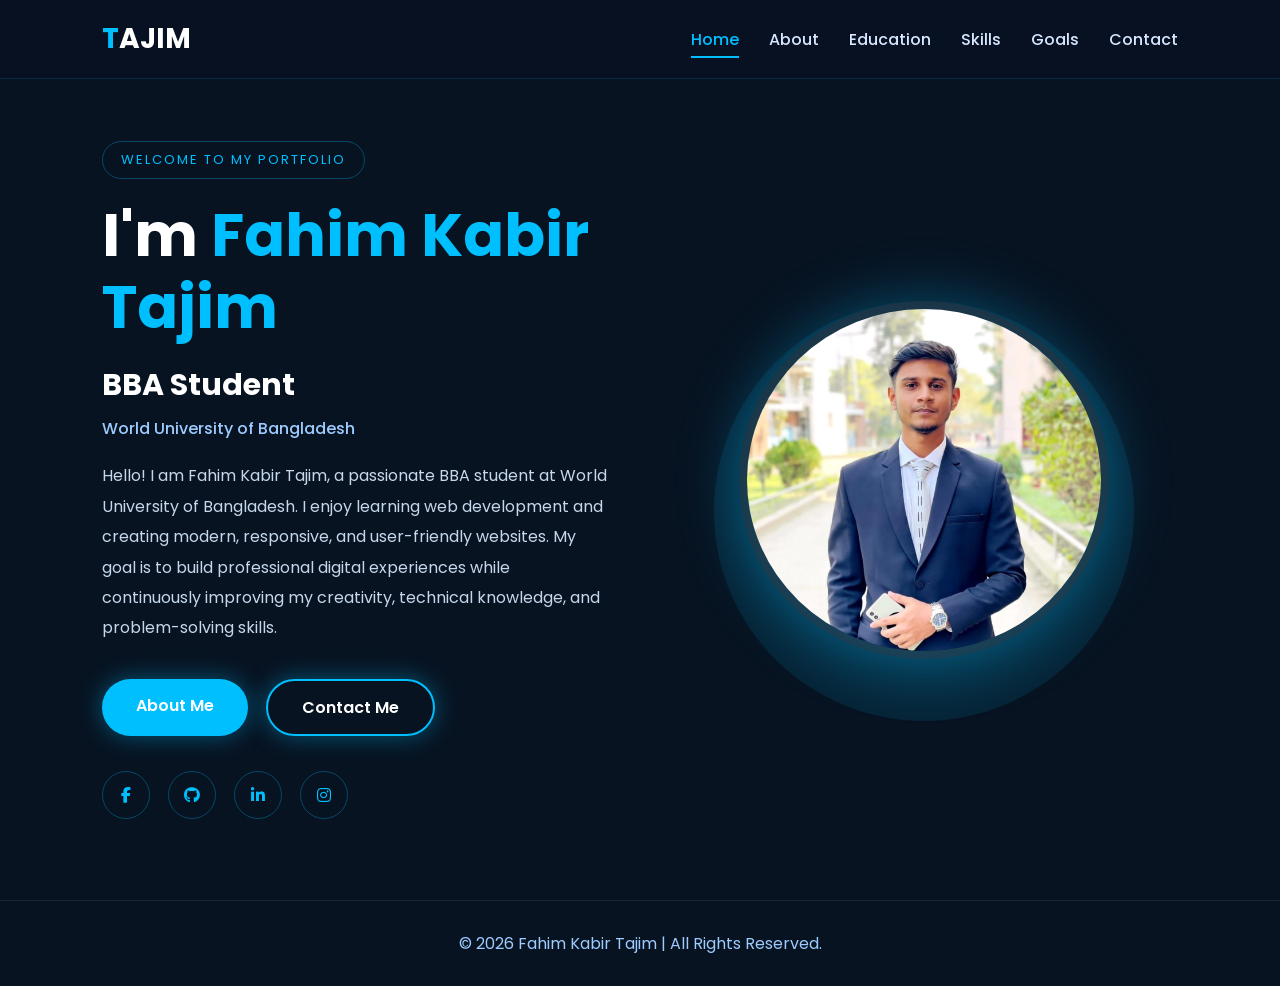
<file: index.html>
<!DOCTYPE html>
<html lang="en">

<head>

    <meta charset="UTF-8">
    <meta name="viewport" content="width=device-width, initial-scale=1.0">

    <title>Fahim Kabir Tajim | Portfolio</title>

    <link rel="stylesheet" href="style.css">

    <!-- Google Font -->
    <link href="https://fonts.googleapis.com/css2?family=Poppins:wght@300;400;500;600;700;800&display=swap" rel="stylesheet">

    <!-- Font Awesome -->
    <link rel="stylesheet"
        href="https://cdnjs.cloudflare.com/ajax/libs/font-awesome/6.7.2/css/all.min.css">

</head>

<body>

    <!--========== HEADER ==========-->

    <header>

        <a href="index.html" class="logo">
            <span>T</span>AJIM
        </a>

        <nav>

            <a href="index.html" class="active">Home</a>
            <a href="about.html">About</a>
            <a href="education.html">Education</a>
            <a href="skills.html">Skills</a>
            <a href="goals.html">Goals</a>
            <a href="contact.html">Contact</a>

        </nav>

    </header>



    <!--========== HOME SECTION ==========-->

    <section class="home">

        <div class="home-text">

            <span class="tag">
                WELCOME TO MY PORTFOLIO
            </span>

            <h1>
                I'm
                <span>Fahim Kabir Tajim</span>
            </h1>

            <h3>BBA Student</h3>

            <h4>World University of Bangladesh</h4>

            <p>

                Hello! I am Fahim Kabir Tajim, a passionate BBA student at
                World University of Bangladesh.

                I enjoy learning web development and creating modern,
                responsive, and user-friendly websites.

                My goal is to build professional digital experiences while
                continuously improving my creativity, technical knowledge,
                and problem-solving skills.

            </p>



            <div class="buttons">

                <a href="about.html" class="btn">
                    About Me
                </a>

                <a href="contact.html" class="btn btn2">
                    Contact Me
                </a>

            </div>



            <div class="social">

                <a href="#"><i class="fab fa-facebook-f"></i></a>

                <a href="#"><i class="fab fa-github"></i></a>

                <a href="#"><i class="fab fa-linkedin-in"></i></a>

                <a href="#"><i class="fab fa-instagram"></i></a>

            </div>

        </div>



        <div class="home-image">

            <div class="circle"></div>

            <img src="images/profile.jpg" alt="Profile">

        </div>

    </section>



    <!--========== FOOTER ==========-->

    <footer>

        <p>

            © 2026 Fahim Kabir Tajim |
            All Rights Reserved.

        </p>

    </footer>

</body>

</html>
</file>
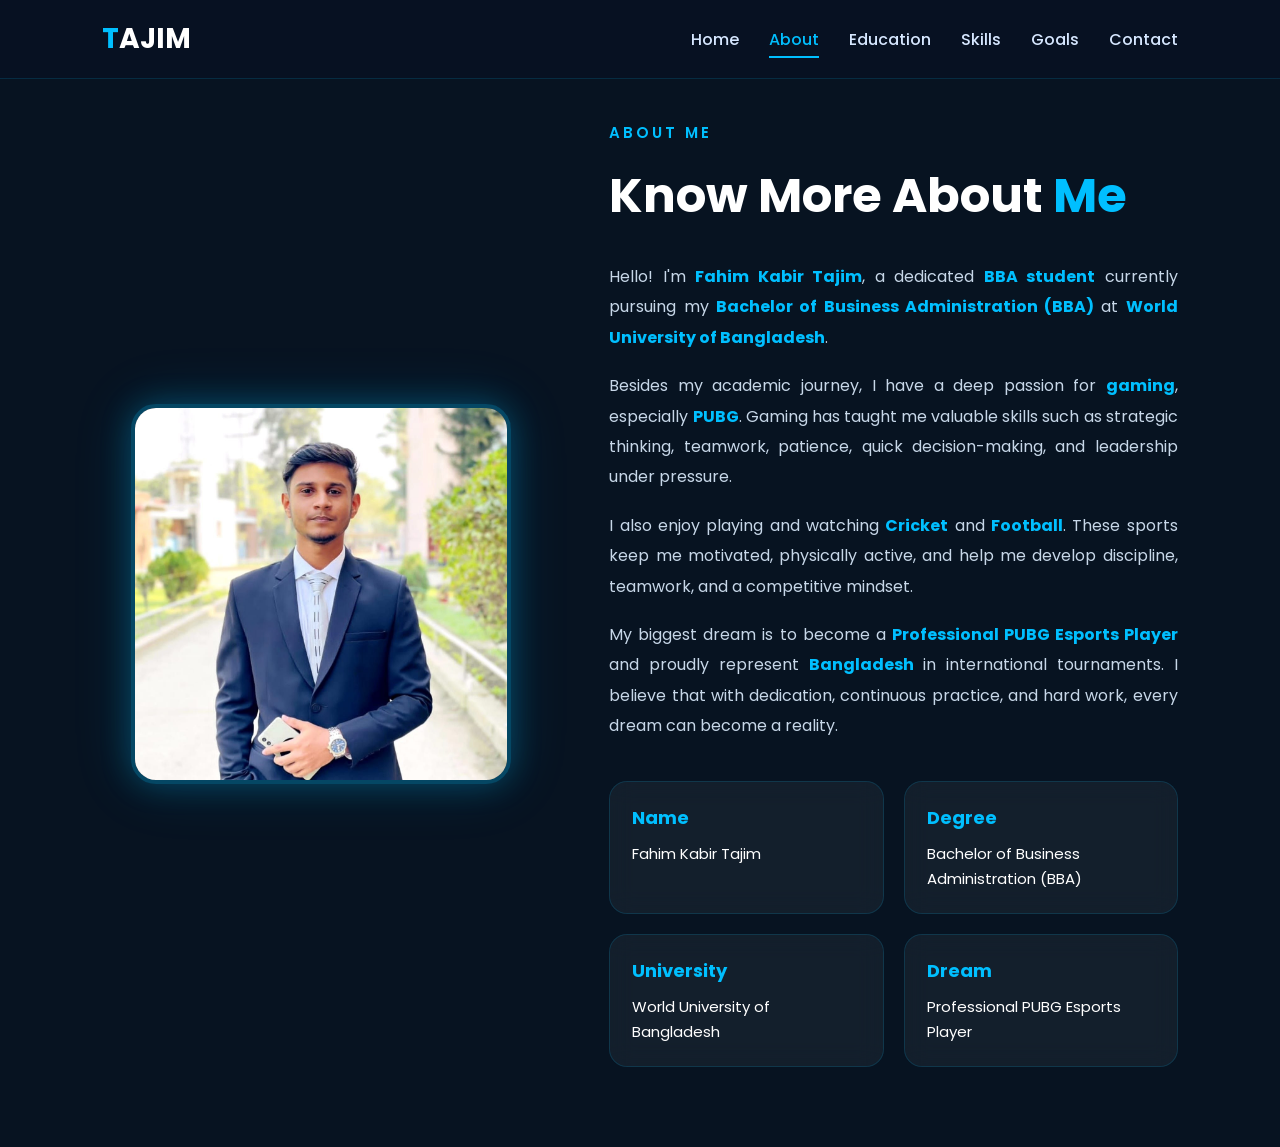
<file: about.html>
<!DOCTYPE html>
<html lang="en">

<head>

    <meta charset="UTF-8">
    <meta name="viewport" content="width=device-width, initial-scale=1.0">

    <title>About | Fahim Kabir Tajim</title>

    <link rel="stylesheet" href="style.css">

    <link href="https://fonts.googleapis.com/css2?family=Poppins:wght@300;400;500;600;700;800&display=swap" rel="stylesheet">

    <link rel="stylesheet"
        href="https://cdnjs.cloudflare.com/ajax/libs/font-awesome/6.7.2/css/all.min.css">

</head>

<body>

<header>

    <a href="index.html" class="logo">
        <span>T</span>AJIM
    </a>

    <nav>

        <a href="index.html">Home</a>
        <a href="about.html" class="active">About</a>
        <a href="education.html">Education</a>
        <a href="skills.html">Skills</a>
        <a href="goals.html">Goals</a>
        <a href="contact.html">Contact</a>

    </nav>

</header>


<section class="about">

    <div class="about-image">

        <img src="images/profile.jpg" alt="Fahim Kabir Tajim">

    </div>


    <div class="about-content">

        <span class="section-title">
            ABOUT ME
        </span>

        <h1>
            Know More About <span>Me</span>
        </h1>

        <p>

            Hello! I'm <strong>Fahim Kabir Tajim</strong>, a dedicated
            <strong>BBA student</strong> currently pursuing my
            <strong>Bachelor of Business Administration (BBA)</strong> at
            <strong>World University of Bangladesh</strong>.

        </p>

        <p>

            Besides my academic journey, I have a deep passion for
            <strong>gaming</strong>, especially <strong>PUBG</strong>.
            Gaming has taught me valuable skills such as strategic thinking,
            teamwork, patience, quick decision-making, and leadership under pressure.

        </p>

        <p>

            I also enjoy playing and watching
            <strong>Cricket</strong> and <strong>Football</strong>.
            These sports keep me motivated, physically active, and help me
            develop discipline, teamwork, and a competitive mindset.

        </p>

        <p>

            My biggest dream is to become a
            <strong>Professional PUBG Esports Player</strong> and proudly
            represent <strong>Bangladesh</strong> in international tournaments.
            I believe that with dedication, continuous practice, and hard work,
            every dream can become a reality.

        </p>


        <div class="about-info">

            <div>

                <h3>Name</h3>
                <span>Fahim Kabir Tajim</span>

            </div>

            <div>

                <h3>Degree</h3>
                <span>Bachelor of Business Administration (BBA)</span>

            </div>

            <div>

                <h3>University</h3>
                <span>World University of Bangladesh</span>

            </div>

            <div>

                <h3>Dream</h3>
                <span>Professional PUBG Esports Player</span>

            </div>

        </div>

    </div>

</section>

</body>

</html>
</file>
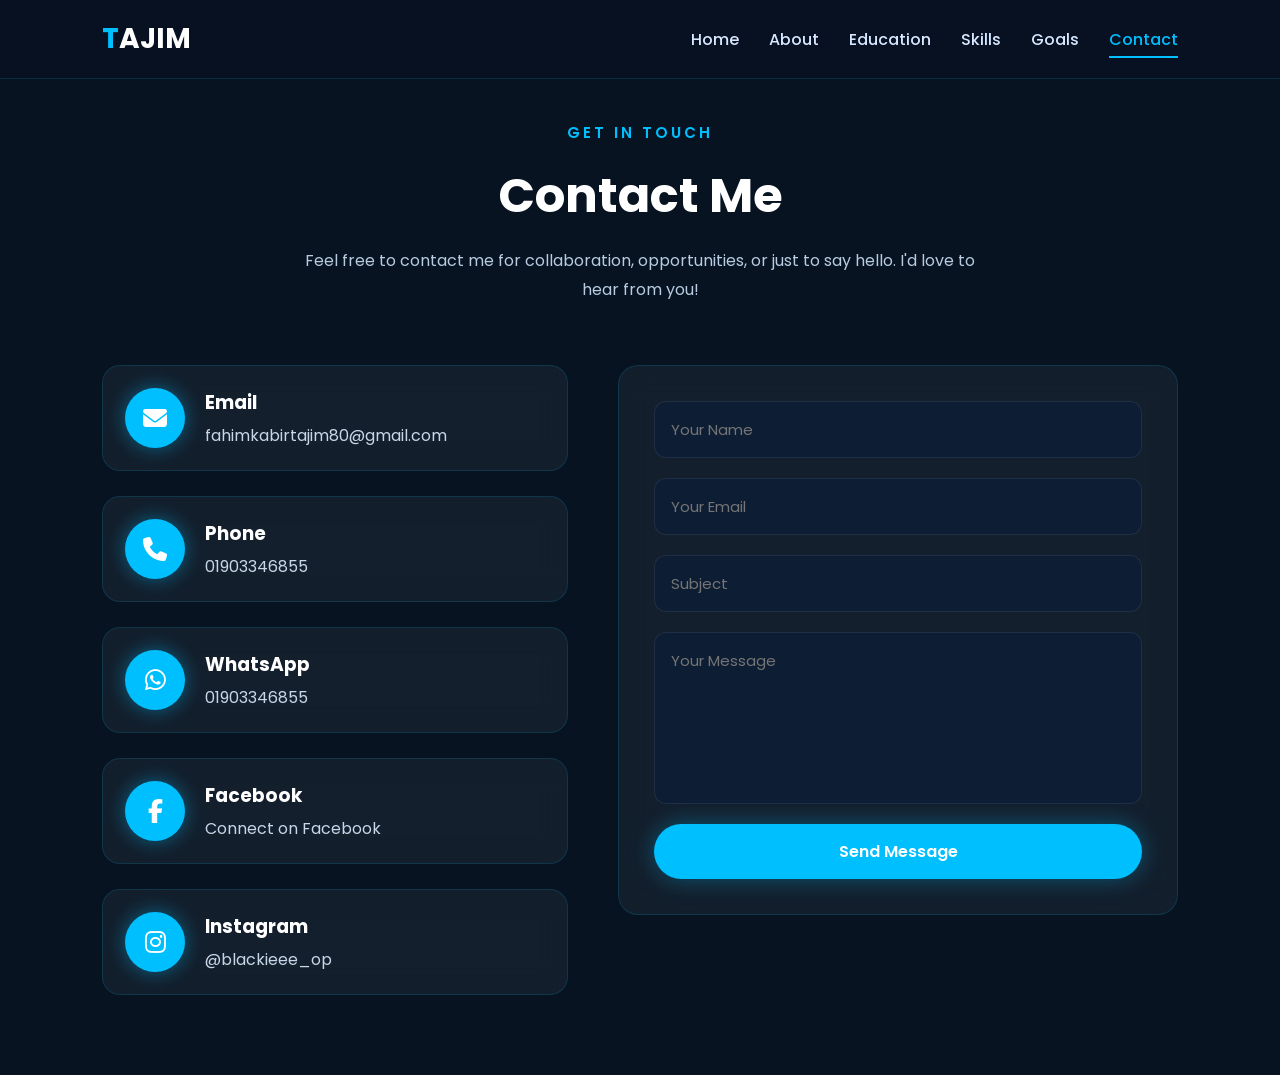
<file: contact.html>
<!DOCTYPE html>
<html lang="en">

<head>

    <meta charset="UTF-8">
    <meta name="viewport" content="width=device-width, initial-scale=1.0">

    <title>Contact | Fahim Kabir Tajim</title>

    <link rel="stylesheet" href="style.css">

    <link href="https://fonts.googleapis.com/css2?family=Poppins:wght@300;400;500;600;700&display=swap" rel="stylesheet">

    <link rel="stylesheet"
        href="https://cdnjs.cloudflare.com/ajax/libs/font-awesome/6.7.2/css/all.min.css">

</head>

<body>

    <!--========== HEADER ==========-->

    <header>

        <a href="index.html" class="logo">
            <span>T</span>AJIM
        </a>

        <nav>

            <a href="index.html">Home</a>
            <a href="about.html">About</a>
            <a href="education.html">Education</a>
            <a href="skills.html">Skills</a>
            <a href="goals.html">Goals</a>
            <a href="contact.html" class="active">Contact</a>

        </nav>

    </header>

    <!--========== CONTACT SECTION ==========-->

    <section class="contact">

        <div class="heading">

            <span>GET IN TOUCH</span>

            <h1>Contact Me</h1>

            <p>
                Feel free to contact me for collaboration, opportunities, or
                just to say hello. I'd love to hear from you!
            </p>

        </div>

        <div class="contact-container">

            <!-- Contact Information -->

            <div class="contact-info">

                <div class="info-box">

                    <i class="fas fa-envelope"></i>

                    <div>

                        <h3>Email</h3>

                        <p>
                            <a href="mailto:fahimkabirtajim80@gmail.com">
                                fahimkabirtajim80@gmail.com
                            </a>
                        </p>

                    </div>

                </div>


                <div class="info-box">

                    <i class="fas fa-phone"></i>

                    <div>

                        <h3>Phone</h3>

                        <p>
                            <a href="tel:+8801903346855">
                                01903346855
                            </a>
                        </p>

                    </div>

                </div>


                <div class="info-box">

                    <i class="fab fa-whatsapp"></i>

                    <div>

                        <h3>WhatsApp</h3>

                        <p>
                            <a href="https://wa.me/8801903346855" target="_blank">
                                01903346855
                            </a>
                        </p>

                    </div>

                </div>


                <div class="info-box">

                    <i class="fab fa-facebook-f"></i>

                    <div>

                        <h3>Facebook</h3>

                        <p>
                            <a href="https://www.facebook.com/share/19Hsbutrno/" target="_blank">
                                Connect on Facebook
                            </a>
                        </p>

                    </div>

                </div>


                <div class="info-box">

                    <i class="fab fa-instagram"></i>

                    <div>

                        <h3>Instagram</h3>

                        <p>
                            <a href="https://www.instagram.com/blackieee_op?igsh=MWdienBtMjc5Y3BicQ==" target="_blank">
                                @blackieee_op
                            </a>
                        </p>

                    </div>

                </div>

            </div>

            <!-- Contact Form -->

            <div class="contact-form">

                <form action="#">

                    <input type="text" placeholder="Your Name" required>

                    <input type="email" placeholder="Your Email" required>

                    <input type="text" placeholder="Subject" required>

                    <textarea rows="6" placeholder="Your Message" required></textarea>

                    <button type="submit">
                        Send Message
                    </button>

                </form>

            </div>

        </div>

    </section>

</body>

</html>
</file>
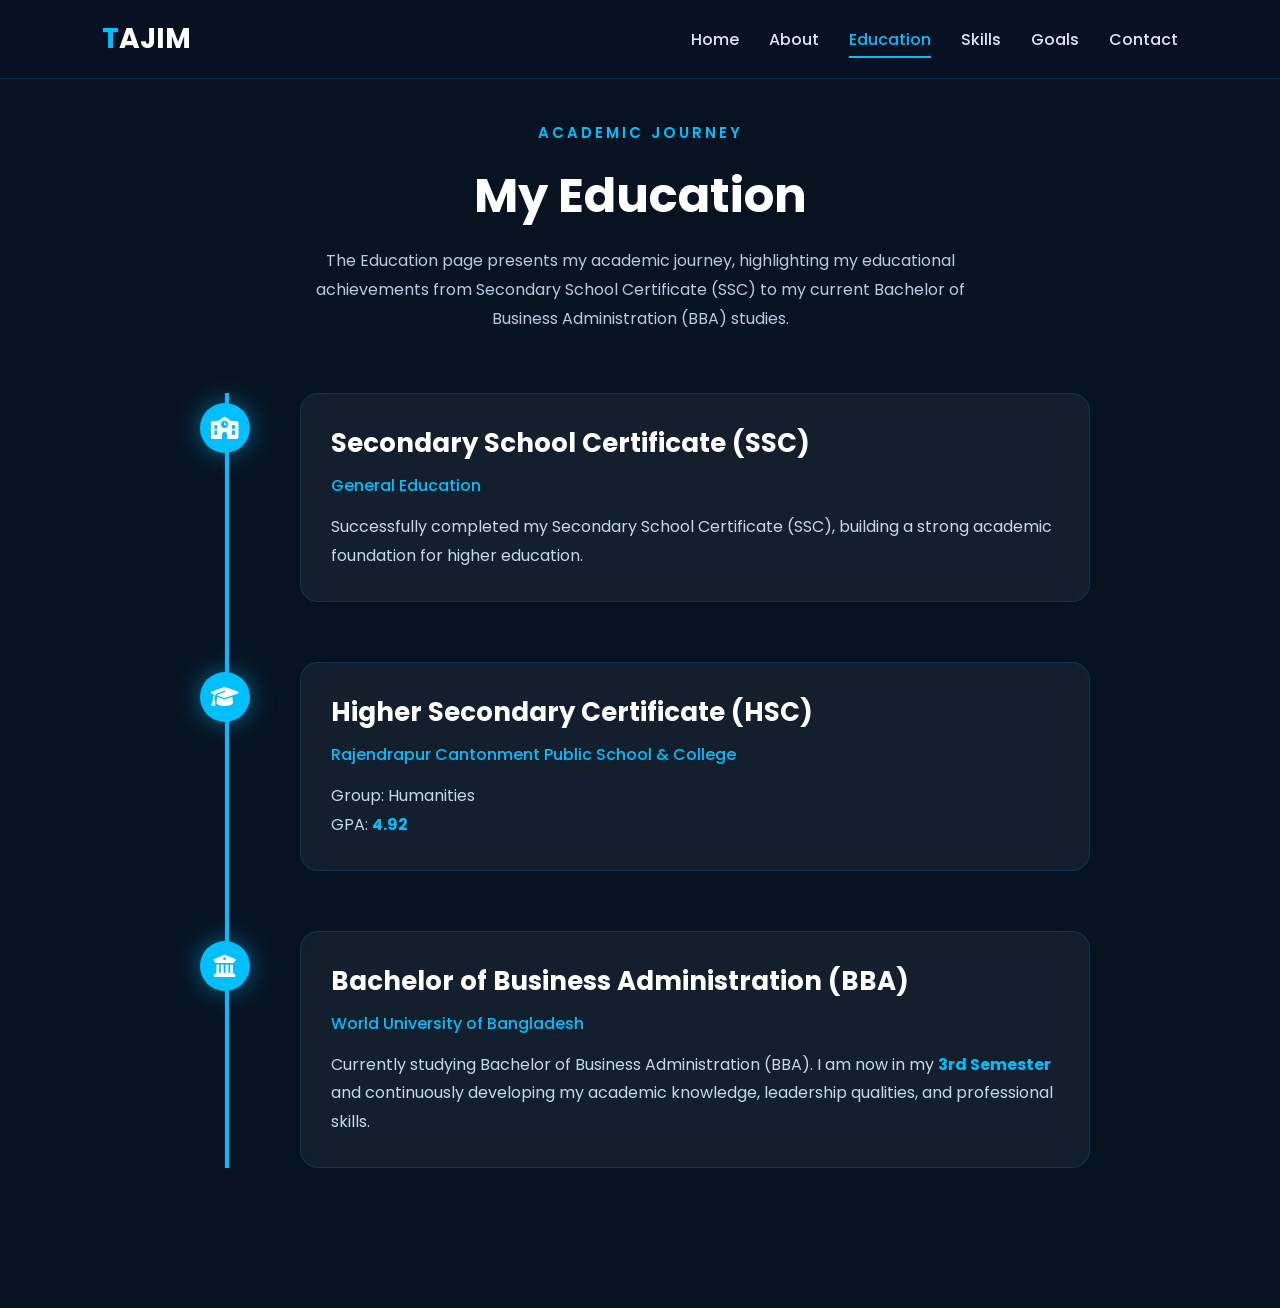
<file: education.html>
<!DOCTYPE html>
<html lang="en">

<head>

    <meta charset="UTF-8">
    <meta name="viewport" content="width=device-width, initial-scale=1.0">

    <title>Education | Fahim Kabir Tajim</title>

    <link rel="stylesheet" href="style.css">

    <link href="https://fonts.googleapis.com/css2?family=Poppins:wght@300;400;500;600;700;800&display=swap" rel="stylesheet">

    <link rel="stylesheet"
        href="https://cdnjs.cloudflare.com/ajax/libs/font-awesome/6.7.2/css/all.min.css">

</head>

<body>

    <!--================ HEADER ================-->

    <header>

        <a href="index.html" class="logo">
            <span>T</span>AJIM
        </a>

        <nav>

            <a href="index.html">Home</a>
            <a href="about.html">About</a>
            <a href="education.html" class="active">Education</a>
            <a href="skills.html">Skills</a>
            <a href="goals.html">Goals</a>
            <a href="contact.html">Contact</a>

        </nav>

    </header>

    <!--================ EDUCATION ================-->

    <section class="education">

        <div class="heading">

            <span>ACADEMIC JOURNEY</span>

            <h1>My Education</h1>

            <p>
                The Education page presents my academic journey, highlighting
                my educational achievements from Secondary School Certificate
                (SSC) to my current Bachelor of Business Administration (BBA)
                studies.
            </p>

        </div>

        <div class="timeline">

            <!-- SSC -->

            <div class="timeline-item">

                <div class="timeline-icon">

                    <i class="fas fa-school"></i>

                </div>

                <div class="timeline-content">

                    <h2>Secondary School Certificate (SSC)</h2>

                    <h4>General Education</h4>

                    <p>
                        Successfully completed my Secondary School Certificate
                        (SSC), building a strong academic foundation for higher
                        education.
                    </p>

                </div>

            </div>

            <!-- HSC -->

            <div class="timeline-item">

                <div class="timeline-icon">

                    <i class="fas fa-graduation-cap"></i>

                </div>

                <div class="timeline-content">

                    <h2>Higher Secondary Certificate (HSC)</h2>

                    <h4>
                        Rajendrapur Cantonment Public School & College
                    </h4>

                    <p>
                        Group: Humanities <br>
                        GPA: <strong>4.92</strong>
                    </p>

                </div>

            </div>

            <!-- BBA -->

            <div class="timeline-item">

                <div class="timeline-icon">

                    <i class="fas fa-university"></i>

                </div>

                <div class="timeline-content">

                    <h2>
                        Bachelor of Business Administration (BBA)
                    </h2>

                    <h4>
                        World University of Bangladesh
                    </h4>

                    <p>
                        Currently studying Bachelor of Business Administration
                        (BBA). I am now in my
                        <strong>3rd Semester</strong> and continuously
                        developing my academic knowledge, leadership qualities,
                        and professional skills.
                    </p>

                </div>

            </div>

        </div>

    </section>

</body>

</html>
</file>
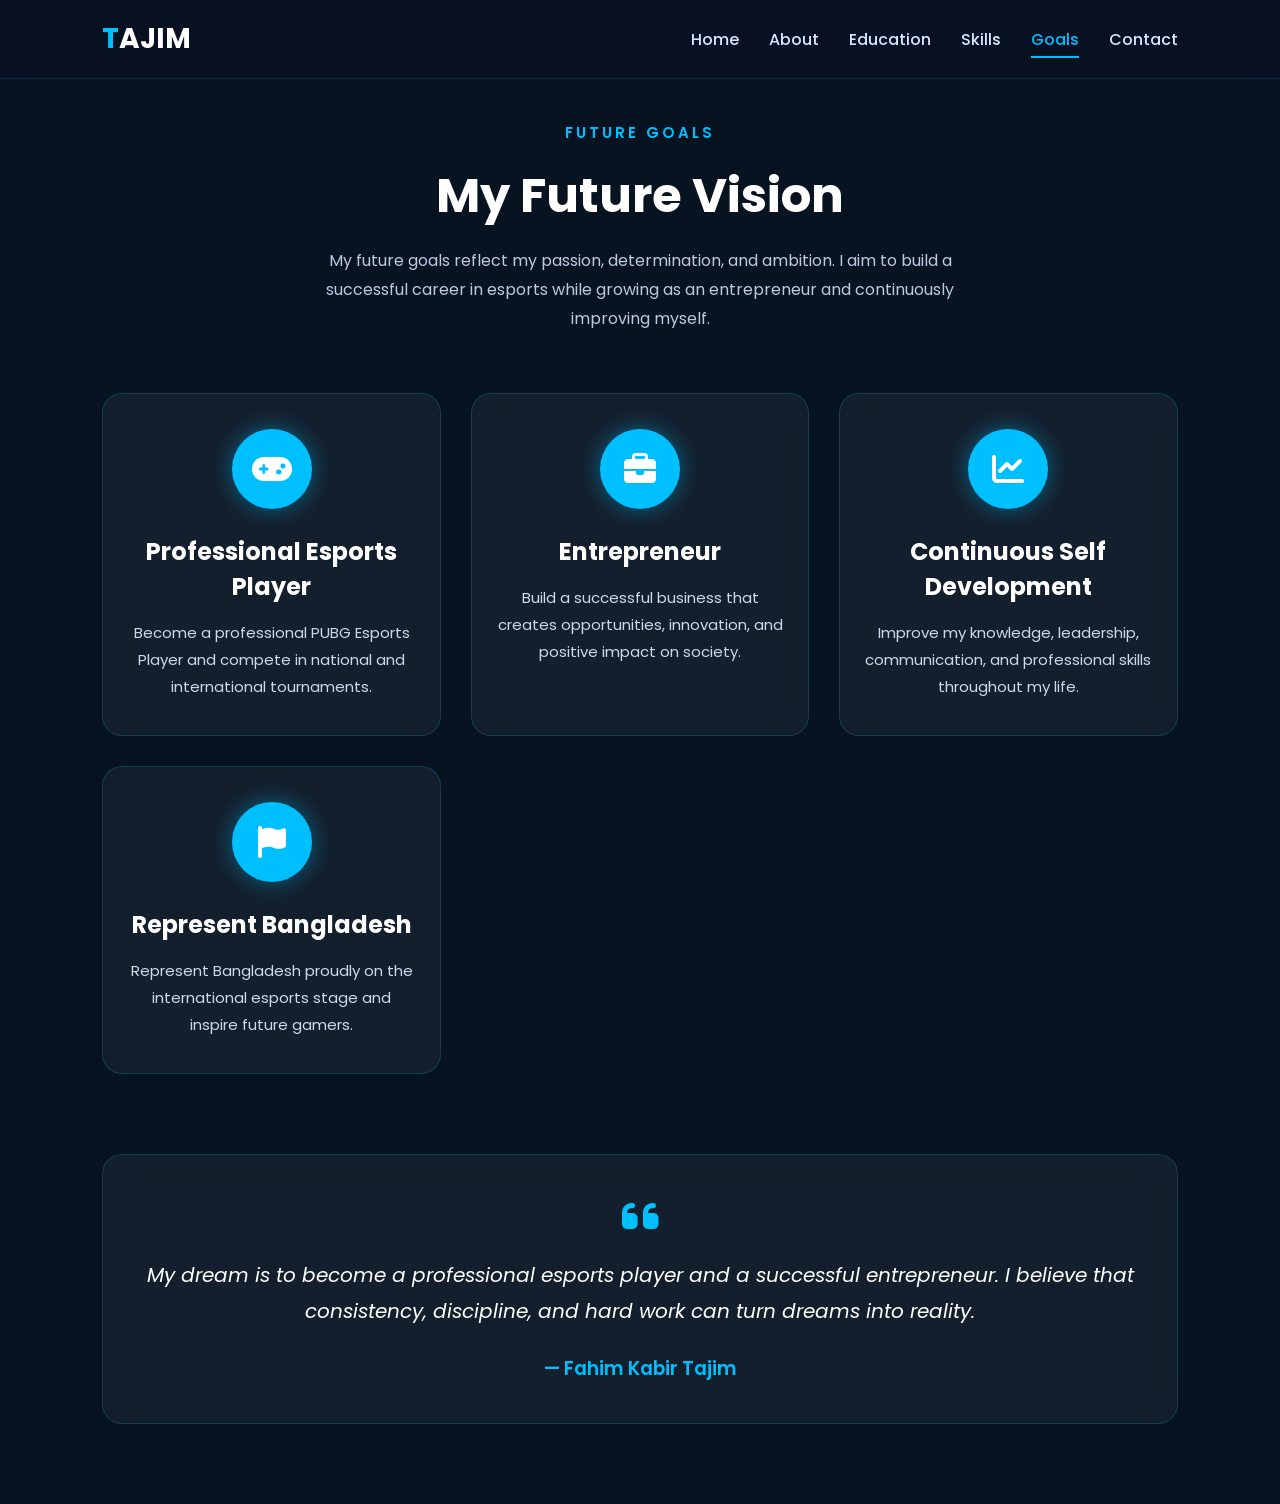
<file: goals.html>
<!DOCTYPE html>
<html lang="en">

<head>

    <meta charset="UTF-8">
    <meta name="viewport" content="width=device-width, initial-scale=1.0">

    <title>Future Goals | Fahim Kabir Tajim</title>

    <link rel="stylesheet" href="style.css">

    <link href="https://fonts.googleapis.com/css2?family=Poppins:wght@300;400;500;600;700;800&display=swap" rel="stylesheet">

    <link rel="stylesheet"
        href="https://cdnjs.cloudflare.com/ajax/libs/font-awesome/6.7.2/css/all.min.css">

</head>

<body>

    <!--========== HEADER ==========-->

    <header>

        <a href="index.html" class="logo">
            <span>T</span>AJIM
        </a>

        <nav>

            <a href="index.html">Home</a>
            <a href="about.html">About</a>
            <a href="education.html">Education</a>
            <a href="skills.html">Skills</a>
            <a href="goals.html" class="active">Goals</a>
            <a href="contact.html">Contact</a>

        </nav>

    </header>

    <!--========== GOALS SECTION ==========-->

    <section class="goals">

        <div class="heading">

            <span>FUTURE GOALS</span>

            <h1>My Future Vision</h1>

            <p>
                My future goals reflect my passion, determination, and ambition.
                I aim to build a successful career in esports while growing as
                an entrepreneur and continuously improving myself.
            </p>

        </div>


        <div class="goal-container">

            <div class="goal-card">

                <i class="fas fa-gamepad"></i>

                <h2>Professional Esports Player</h2>

                <p>
                    Become a professional PUBG Esports Player and compete in
                    national and international tournaments.
                </p>

            </div>


            <div class="goal-card">

                <i class="fas fa-briefcase"></i>

                <h2>Entrepreneur</h2>

                <p>
                    Build a successful business that creates opportunities,
                    innovation, and positive impact on society.
                </p>

            </div>


            <div class="goal-card">

                <i class="fas fa-chart-line"></i>

                <h2>Continuous Self Development</h2>

                <p>
                    Improve my knowledge, leadership, communication, and
                    professional skills throughout my life.
                </p>

            </div>


            <div class="goal-card">

                <i class="fas fa-flag"></i>

                <h2>Represent Bangladesh</h2>

                <p>
                    Represent Bangladesh proudly on the international esports
                    stage and inspire future gamers.
                </p>

            </div>

        </div>


        <div class="goal-quote">

            <i class="fas fa-quote-left"></i>

            <p>

                My dream is to become a professional esports player and a
                successful entrepreneur. I believe that consistency,
                discipline, and hard work can turn dreams into reality.

            </p>

            <h3>— Fahim Kabir Tajim</h3>

        </div>

    </section>

</body>

</html>
</file>
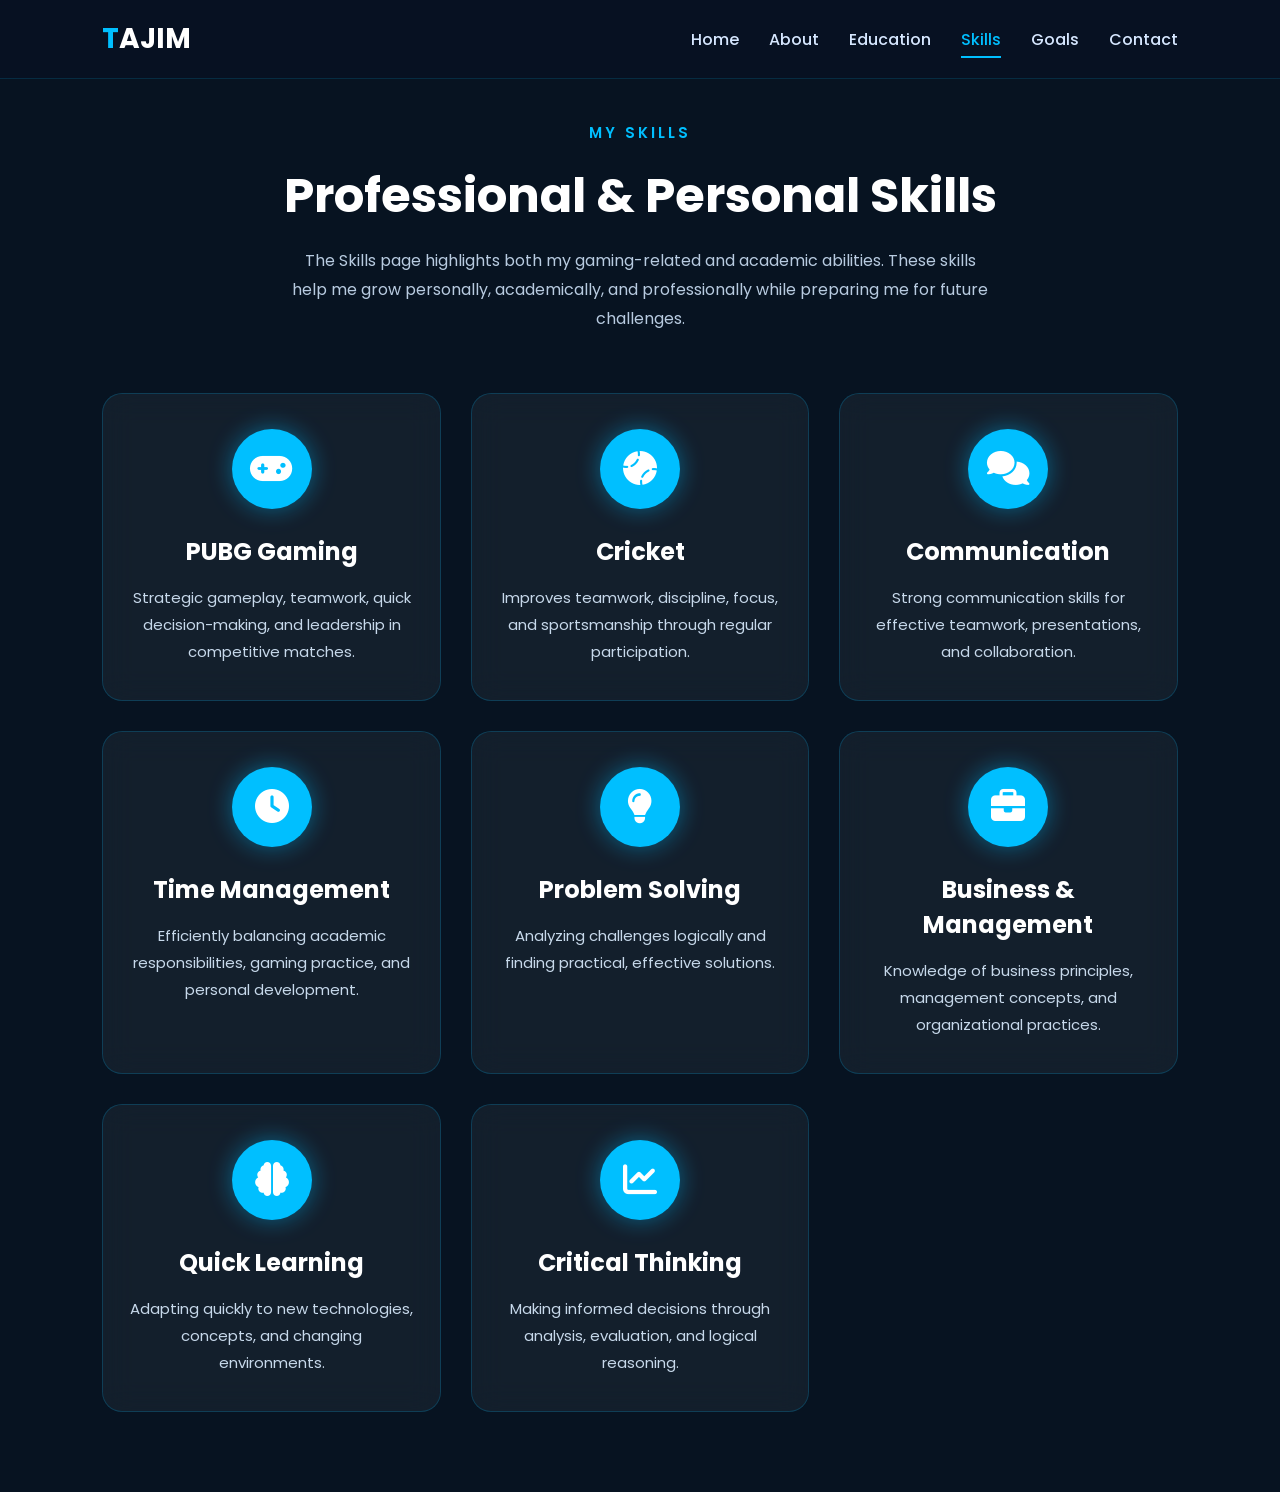
<file: skills.html>
<!DOCTYPE html>
<html lang="en">

<head>

    <meta charset="UTF-8">
    <meta name="viewport" content="width=device-width, initial-scale=1.0">

    <title>Skills | Fahim Kabir Tajim</title>

    <link rel="stylesheet" href="style.css">

    <link href="https://fonts.googleapis.com/css2?family=Poppins:wght@300;400;500;600;700;800&display=swap" rel="stylesheet">

    <link rel="stylesheet"
        href="https://cdnjs.cloudflare.com/ajax/libs/font-awesome/6.7.2/css/all.min.css">

</head>

<body>

    <!--========== HEADER ==========-->

    <header>

        <a href="index.html" class="logo">
            <span>T</span>AJIM
        </a>

        <nav>

            <a href="index.html">Home</a>
            <a href="about.html">About</a>
            <a href="education.html">Education</a>
            <a href="skills.html" class="active">Skills</a>
            <a href="goals.html">Goals</a>
            <a href="contact.html">Contact</a>

        </nav>

    </header>

    <!--========== SKILLS SECTION ==========-->

    <section class="skills">

        <div class="heading">

            <span>MY SKILLS</span>

            <h1>Professional & Personal Skills</h1>

            <p>
                The Skills page highlights both my gaming-related and academic
                abilities. These skills help me grow personally, academically,
                and professionally while preparing me for future challenges.
            </p>

        </div>


        <div class="skills-container">

            <div class="skill-card">
                <i class="fas fa-gamepad"></i>
                <h2>PUBG Gaming</h2>
                <p>Strategic gameplay, teamwork, quick decision-making, and leadership in competitive matches.</p>
            </div>

            <div class="skill-card">
                <i class="fas fa-baseball-ball"></i>
                <h2>Cricket</h2>
                <p>Improves teamwork, discipline, focus, and sportsmanship through regular participation.</p>
            </div>

            <div class="skill-card">
                <i class="fas fa-comments"></i>
                <h2>Communication</h2>
                <p>Strong communication skills for effective teamwork, presentations, and collaboration.</p>
            </div>

            <div class="skill-card">
                <i class="fas fa-clock"></i>
                <h2>Time Management</h2>
                <p>Efficiently balancing academic responsibilities, gaming practice, and personal development.</p>
            </div>

            <div class="skill-card">
                <i class="fas fa-lightbulb"></i>
                <h2>Problem Solving</h2>
                <p>Analyzing challenges logically and finding practical, effective solutions.</p>
            </div>

            <div class="skill-card">
                <i class="fas fa-briefcase"></i>
                <h2>Business & Management</h2>
                <p>Knowledge of business principles, management concepts, and organizational practices.</p>
            </div>

            <div class="skill-card">
                <i class="fas fa-brain"></i>
                <h2>Quick Learning</h2>
                <p>Adapting quickly to new technologies, concepts, and changing environments.</p>
            </div>

            <div class="skill-card">
                <i class="fas fa-chart-line"></i>
                <h2>Critical Thinking</h2>
                <p>Making informed decisions through analysis, evaluation, and logical reasoning.</p>
            </div>

        </div>

    </section>

</body>

</html>
</file>
<file: style.css>
/*================ GOOGLE FONT ================*/
@import url('https://fonts.googleapis.com/css2?family=Poppins:wght@300;400;500;600;700;800&display=swap');

/*================ RESET ================*/
*{
    margin:0;
    padding:0;
    box-sizing:border-box;
    text-decoration:none;
    list-style:none;
    scroll-behavior:smooth;
    font-family:'Poppins',sans-serif;
}

body{
    background:#071321;
    color:#fff;
    overflow-x:hidden;
}

/*================ HEADER ================*/
header{
    width:100%;
    position:fixed;
    top:0;
    left:0;
    padding:18px 8%;
    display:flex;
    justify-content:space-between;
    align-items:center;
    background:rgba(8,18,35,.75);
    backdrop-filter:blur(12px);
    border-bottom:1px solid rgba(0,191,255,.15);
    z-index:1000;
}

.logo{
    font-size:28px;
    font-weight:700;
    color:#fff;
}

.logo span{
    color:#00BFFF;
}

nav{
    display:flex;
    gap:30px;
}

nav a{
    color:#d6e7ff;
    font-size:16px;
    font-weight:500;
    transition:.4s;
    position:relative;
}

nav a::after{
    content:'';
    position:absolute;
    width:0;
    height:2px;
    left:0;
    bottom:-6px;
    background:#00BFFF;
    transition:.4s;
}

nav a:hover,
nav a.active{
    color:#00BFFF;
}

nav a:hover::after,
nav a.active::after{
    width:100%;
}

/*================ HOME ================*/
.home{
    min-height:100vh;
    padding:130px 8% 70px;
    display:flex;
    justify-content:space-between;
    align-items:center;
    gap:60px;
}

.home-text{
    flex:1;
}

.tag{
    display:inline-block;
    padding:8px 18px;
    border:1px solid rgba(0,191,255,.3);
    border-radius:50px;
    color:#00BFFF;
    letter-spacing:2px;
    font-size:13px;
    margin-bottom:20px;
}

.home-text h1{
    font-size:60px;
    line-height:1.2;
}

.home-text h1 span{
    color:#00BFFF;
}

.home-text h3{
    margin-top:20px;
    font-size:30px;
    color:#fff;
}

.home-text h4{
    margin:8px 0 20px;
    color:#9ecbff;
    font-weight:500;
}

.home-text p{
    color:#c6d7ec;
    line-height:1.9;
    max-width:600px;
    margin-bottom:35px;
}

/*================ BUTTONS ================*/
.buttons{
    display:flex;
    gap:18px;
    margin-bottom:35px;
}

.btn{
    padding:14px 34px;
    border-radius:50px;
    background:#00BFFF;
    color:#fff;
    font-weight:600;
    transition:.4s;
    box-shadow:0 0 25px rgba(0,191,255,.4);
}

.btn:hover{
    transform:translateY(-5px);
    box-shadow:0 0 40px rgba(0,191,255,.7);
}

.btn2{
    background:transparent;
    border:2px solid #00BFFF;
}

.btn2:hover{
    background:#00BFFF;
}

/*================ SOCIAL ================*/
.social{
    display:flex;
    gap:18px;
}

.social a{
    width:48px;
    height:48px;
    border-radius:50%;
    display:flex;
    justify-content:center;
    align-items:center;
    border:1px solid rgba(0,191,255,.3);
    color:#00BFFF;
    transition:.4s;
}

.social a:hover{
    background:#00BFFF;
    color:#fff;
    transform:translateY(-5px);
}

/*================ IMAGE ================*/
.home-image{
    flex:1;
    display:flex;
    justify-content:center;
    position:relative;
}

.circle{
    position:absolute;
    width:420px;
    height:420px;
    border-radius:50%;
    background:radial-gradient(circle,#00bfff55,transparent);
    z-index:1;
}

.home-image img{
    width:370px;
    border-radius:50%;
    position:relative;
    z-index:2;
    border:8px solid rgba(255,255,255,.08);
    box-shadow:0 0 60px rgba(0,191,255,.35);
}

@keyframes pulse{
    0%{
        transform:scale(.9);
        opacity:.6;
    }
    50%{
        transform:scale(1.05);
        opacity:1;
    }
    100%{
        transform:scale(.9);
        opacity:.6;
    }
}

/*================ FOOTER ================*/
footer{
    text-align:center;
    padding:30px;
    border-top:1px solid rgba(255,255,255,.08);
    color:#9ecbff;
}

/*================ RESPONSIVE ================*/
@media(max-width:992px){

.home{
    flex-direction:column-reverse;
    text-align:center;
}

.home-text p{
    margin:auto auto 35px;
}

.buttons,
.social{
    justify-content:center;
}

.home-text h1{
    font-size:45px;
}

.home-image{
    position:relative;
    display:flex;
    justify-content:center;
    align-items:center;
}

.home-image img{
    width:360px;
    height:360px;
    object-fit:cover;
    border-radius:50%;
    position:relative;
    z-index:2;
}

}

@media(max-width:768px){

header{
    flex-direction:column;
    gap:15px;
}

nav{
    flex-wrap:wrap;
    justify-content:center;
    gap:15px;
}

.home-text h1{
    font-size:36px;
}

.home-text h3{
    font-size:24px;
}

.home-image img{
    width:250px;
}

.circle{
    width:280px;
    height:280px;
}

}

/*================ ABOUT SECTION ================*/

.about{
    min-height:100vh;
    padding:120px 8% 80px;
    display:flex;
    justify-content:space-between;
    align-items:center;
    gap:70px;
    background:#071321;
}

/*========== IMAGE ==========*/

.about-image{
    flex:1;
    display:flex;
    justify-content:center;
}

.about-image img{
    width:380px;
    height:380px;
    object-fit:cover;
    border-radius:25px;
    border:4px solid rgba(0,191,255,.3);
    box-shadow:
    0 0 30px rgba(0,191,255,.25),
    0 0 60px rgba(0,191,255,.15);
    transition:.5s;
}

.about-image img:hover{
    transform:translateY(-10px) scale(1.03);
}

/*========== CONTENT ==========*/

.about-content{
    flex:1.3;
}

.section-title{
    color:#00bfff;
    font-size:15px;
    font-weight:600;
    letter-spacing:3px;
}

.about-content h1{
    margin:15px 0 30px;
    font-size:48px;
    color:#fff;
}

.about-content h1 span{
    color:#00bfff;
}

.about-content p{
    color:#c7d7e8;
    line-height:1.9;
    margin-bottom:18px;
    text-align:justify;
}

.about-content strong{
    color:#00bfff;
}

/*========== INFO CARD ==========*/

.about-info{
    display:grid;
    grid-template-columns:repeat(2,1fr);
    gap:20px;
    margin-top:40px;
}

.about-info div{

    background:rgba(255,255,255,.05);

    backdrop-filter:blur(12px);

    border:1px solid rgba(0,191,255,.15);

    border-radius:18px;

    padding:22px;

    transition:.4s;
}

.about-info div:hover{

    transform:translateY(-8px);

    border-color:#00bfff;

    box-shadow:0 0 25px rgba(0,191,255,.2);

}

.about-info h3{

    color:#00bfff;

    margin-bottom:10px;

    font-size:18px;

}

.about-info span{

    color:#fff;

    font-size:15px;

}

/*========== RESPONSIVE ==========*/

@media(max-width:992px){

.about{

    flex-direction:column;

    text-align:center;

}

.about-content p{

    text-align:center;

}

.about-image img{

    width:300px;

    height:300px;

}

.about-info{

    grid-template-columns:1fr;

}

}

@media(max-width:600px){

.about-content h1{

    font-size:36px;

}

.about-image img{

    width:240px;

    height:240px;

}

}

/*========================
      EDUCATION SECTION
========================*/

.education{
    width:100%;
    min-height:100vh;
    padding:120px 8% 80px;
    background:#071321;
}

/*========== Heading ==========*/

.heading{
    text-align:center;
    margin-bottom:70px;
}

.heading span{
    color:#00bfff;
    font-size:14px;
    letter-spacing:3px;
    font-weight:600;
}

.heading h1{
    color:#fff;
    font-size:48px;
    margin:15px 0;
}

.heading p{
    color:#b8cbe0;
    max-width:750px;
    margin:auto;
    line-height:1.8;
}

/*========== Timeline ==========*/

.timeline{
    position:relative;
    max-width:900px;
    margin:auto;
}

.timeline::before{
    content:"";
    position:absolute;
    left:35px;
    top:0;
    width:4px;
    height:100%;
    background:#00bfff;
}

/*========== Timeline Item ==========*/

.timeline-item{
    position:relative;
    padding-left:110px;
    margin-bottom:60px;
}

/*========== Icon ==========*/

.timeline-icon{

    position:absolute;
    left:10px;
    top:10px;

    width:50px;
    height:50px;

    background:#00bfff;

    border-radius:50%;

    display:flex;
    justify-content:center;
    align-items:center;

    color:#fff;
    font-size:22px;

    box-shadow:0 0 25px rgba(0,191,255,.5);

}

/*========== Card ==========*/

.timeline-content{

    background:rgba(255,255,255,.05);

    backdrop-filter:blur(12px);

    border:1px solid rgba(0,191,255,.15);

    border-radius:18px;

    padding:30px;

    transition:.4s;

}

.timeline-content:hover{

    transform:translateY(-8px);

    border-color:#00bfff;

    box-shadow:0 0 30px rgba(0,191,255,.25);

}

/*========== Text ==========*/

.timeline-content h2{

    color:#fff;

    margin-bottom:10px;

    font-size:26px;

}

.timeline-content h4{

    color:#00bfff;

    margin-bottom:15px;

    font-weight:500;

}

.timeline-content p{

    color:#c8d8e8;

    line-height:1.8;

}

.timeline-content strong{

    color:#00bfff;

}

/*========== Responsive ==========*/

@media(max-width:768px){

.timeline::before{

    left:25px;

}

.timeline-item{

    padding-left:80px;

}

.timeline-icon{

    left:0;

    width:45px;
    height:45px;

    font-size:18px;

}

.heading h1{

    font-size:36px;

}

.timeline-content{

    padding:22px;

}

}

/*==============================
        SKILLS SECTION
==============================*/

.skills{
    width:100%;
    min-height:100vh;
    padding:120px 8% 80px;
    background:#071321;
}

/*========== HEADING ==========*/

.heading{
    text-align:center;
    margin-bottom:60px;
}

.heading span{
    color:#00bfff;
    font-size:15px;
    letter-spacing:3px;
    font-weight:600;
}

.heading h1{
    color:#fff;
    font-size:48px;
    margin:15px 0;
}

.heading p{
    max-width:700px;
    margin:auto;
    color:#b9cde0;
    line-height:1.8;
}

/*========== SKILLS GRID ==========*/

.skills-container{

    display:grid;
    grid-template-columns:repeat(auto-fit,minmax(250px,1fr));
    gap:30px;

}

/*========== CARD ==========*/

.skill-card{

    background:rgba(255,255,255,.05);

    backdrop-filter:blur(15px);

    border:1px solid rgba(0,191,255,.20);

    border-radius:20px;

    padding:35px 25px;

    text-align:center;

    transition:.4s;

    cursor:pointer;

}

.skill-card:hover{

    transform:translateY(-12px);

    border-color:#00bfff;

    box-shadow:0 0 35px rgba(0,191,255,.35);

}

/*========== ICON ==========*/

.skill-card i{

    width:80px;
    height:80px;

    line-height:80px;

    border-radius:50%;

    background:#00bfff;

    color:#fff;

    font-size:34px;

    margin-bottom:25px;

    box-shadow:0 0 25px rgba(0,191,255,.45);

    transition:.4s;

}

.skill-card:hover i{

    transform:rotate(360deg) scale(1.1);

}

/*========== TEXT ==========*/

.skill-card h2{

    color:#fff;

    font-size:24px;

    margin-bottom:15px;

}

.skill-card p{

    color:#c7d9eb;

    line-height:1.8;

    font-size:15px;

}

/*========== RESPONSIVE ==========*/

@media(max-width:992px){

.heading h1{

    font-size:40px;

}

}

@media(max-width:768px){

.skills{

    padding:100px 6% 60px;

}

.heading h1{

    font-size:34px;

}

.skill-card{

    padding:30px 20px;

}

.skill-card i{

    width:70px;
    height:70px;
    line-height:70px;
    font-size:28px;

}

}

@media(max-width:500px){

.heading p{

    font-size:14px;

}

.skill-card h2{

    font-size:20px;

}

.skill-card p{

    font-size:14px;

}

}

/*==================================
         GOALS SECTION
==================================*/

.goals{
    width:100%;
    min-height:100vh;
    padding:120px 8% 80px;
    background:#071321;
}

/*========== HEADING ==========*/

.heading{
    text-align:center;
    margin-bottom:70px;
}

.heading span{
    color:#00bfff;
    font-size:15px;
    font-weight:600;
    letter-spacing:3px;
}

.heading h1{
    color:#fff;
    font-size:48px;
    margin:15px 0;
}

.heading p{
    max-width:750px;
    margin:auto;
    color:#c5d8ea;
    line-height:1.8;
}

/*========== GOAL GRID ==========*/

.goal-container{

    display:grid;
    grid-template-columns:repeat(auto-fit,minmax(260px,1fr));
    gap:30px;
    margin-top:60px;

}

/*========== CARD ==========*/

.goal-card{

    background:rgba(255,255,255,.05);

    backdrop-filter:blur(15px);

    border:1px solid rgba(0,191,255,.20);

    border-radius:20px;

    padding:35px 25px;

    text-align:center;

    transition:.4s;

}

.goal-card:hover{

    transform:translateY(-10px);

    border-color:#00bfff;

    box-shadow:0 0 35px rgba(0,191,255,.35);

}

/*========== ICON ==========*/

.goal-card i{

    width:80px;
    height:80px;

    line-height:80px;

    background:#00bfff;

    color:#fff;

    border-radius:50%;

    font-size:32px;

    margin-bottom:25px;

    box-shadow:0 0 25px rgba(0,191,255,.45);

    transition:.5s;

}

.goal-card:hover i{

    transform:rotate(360deg) scale(1.1);

}

/*========== TEXT ==========*/

.goal-card h2{

    color:#fff;

    margin-bottom:15px;

    font-size:24px;

}

.goal-card p{

    color:#c9dced;

    line-height:1.8;

    font-size:15px;

}

/*========== QUOTE ==========*/

.goal-quote{

    margin-top:80px;

    background:rgba(255,255,255,.05);

    backdrop-filter:blur(15px);

    border:1px solid rgba(0,191,255,.20);

    border-radius:20px;

    padding:40px;

    text-align:center;

}

.goal-quote i{

    color:#00bfff;

    font-size:42px;

    margin-bottom:20px;

}

.goal-quote p{

    color:#fff;

    font-size:20px;

    line-height:1.8;

    font-style:italic;

}

.goal-quote h3{

    color:#00bfff;

    margin-top:25px;

    font-weight:600;

}

/*========== RESPONSIVE ==========*/

@media(max-width:992px){

.heading h1{

    font-size:40px;

}

.goal-quote p{

    font-size:18px;

}

}

@media(max-width:768px){

.goals{

    padding:100px 6% 60px;

}

.heading h1{

    font-size:34px;

}

.goal-card{

    padding:30px 20px;

}

.goal-card i{

    width:70px;
    height:70px;
    line-height:70px;
    font-size:28px;

}

.goal-quote{

    padding:30px 20px;

}

.goal-quote p{

    font-size:16px;

}

}

/*==============================
        CONTACT SECTION
==============================*/

.contact{
    width:100%;
    min-height:100vh;
    padding:120px 8% 80px;
    background:#071321;
}

/*========== HEADING ==========*/

.heading{
    text-align:center;
    margin-bottom:60px;
}

.heading span{
    color:#00BFFF;
    font-size:15px;
    font-weight:600;
    letter-spacing:3px;
}

.heading h1{
    font-size:48px;
    color:#fff;
    margin:15px 0;
}

.heading p{
    color:#b8cbe0;
    max-width:700px;
    margin:auto;
    line-height:1.8;
}

/*========== CONTAINER ==========*/

.contact-container{
    display:grid;
    grid-template-columns:1fr 1.2fr;
    gap:50px;
    align-items:start;
}

/*========== CONTACT INFO ==========*/

.contact-info{
    display:flex;
    flex-direction:column;
    gap:25px;
}

.info-box{

    display:flex;
    align-items:center;
    gap:20px;

    background:rgba(255,255,255,.05);

    backdrop-filter:blur(15px);

    border:1px solid rgba(0,191,255,.15);

    border-radius:18px;

    padding:22px;

    transition:.4s;

}

.info-box:hover{

    transform:translateX(10px);

    border-color:#00BFFF;

    box-shadow:0 0 30px rgba(0,191,255,.30);

}

.info-box i{

    width:60px;
    height:60px;

    background:#00BFFF;

    color:#fff;

    border-radius:50%;

    display:flex;
    justify-content:center;
    align-items:center;

    font-size:24px;

    box-shadow:0 0 20px rgba(0,191,255,.45);

}

.info-box h3{

    color:#fff;

    margin-bottom:6px;

}

.info-box p{

    color:#c7d7e8;

}

.info-box a{

    color:#c7d7e8;

    transition:.3s;

}

.info-box a:hover{

    color:#00BFFF;

}

/*========== CONTACT FORM ==========*/

.contact-form{

    background:rgba(255,255,255,.05);

    backdrop-filter:blur(15px);

    border:1px solid rgba(0,191,255,.15);

    border-radius:20px;

    padding:35px;

}

.contact-form form{

    display:flex;

    flex-direction:column;

    gap:20px;

}

.contact-form input,
.contact-form textarea{

    width:100%;

    padding:16px;

    border:none;

    outline:none;

    border-radius:12px;

    background:#0d1d34;

    color:#fff;

    border:1px solid rgba(255,255,255,.08);

    transition:.3s;

    font-size:15px;

}

.contact-form input:focus,
.contact-form textarea:focus{

    border-color:#00BFFF;

    box-shadow:0 0 15px rgba(0,191,255,.30);

}

.contact-form textarea{

    resize:none;

}

.contact-form button{

    padding:15px;

    border:none;

    border-radius:50px;

    background:#00BFFF;

    color:#fff;

    font-size:16px;

    font-weight:600;

    cursor:pointer;

    transition:.4s;

    box-shadow:0 0 25px rgba(0,191,255,.35);

}

.contact-form button:hover{

    background:#0099e6;

    transform:translateY(-5px);

    box-shadow:0 0 35px rgba(0,191,255,.55);

}

/*========== RESPONSIVE ==========*/

@media(max-width:992px){

.contact-container{

    grid-template-columns:1fr;

}

}

@media(max-width:768px){

.contact{

    padding:100px 6% 60px;

}

.heading h1{

    font-size:36px;

}

.contact-form{

    padding:25px;

}

.info-box{

    padding:18px;

}

.info-box i{

    width:50px;
    height:50px;
    font-size:20px;

}

}

@media(max-width:500px){

.heading h1{

    font-size:30px;

}

.heading p{

    font-size:14px;

}

.contact-form input,
.contact-form textarea{

    padding:14px;

}

.contact-form button{

    padding:14px;

}

}
</file>
